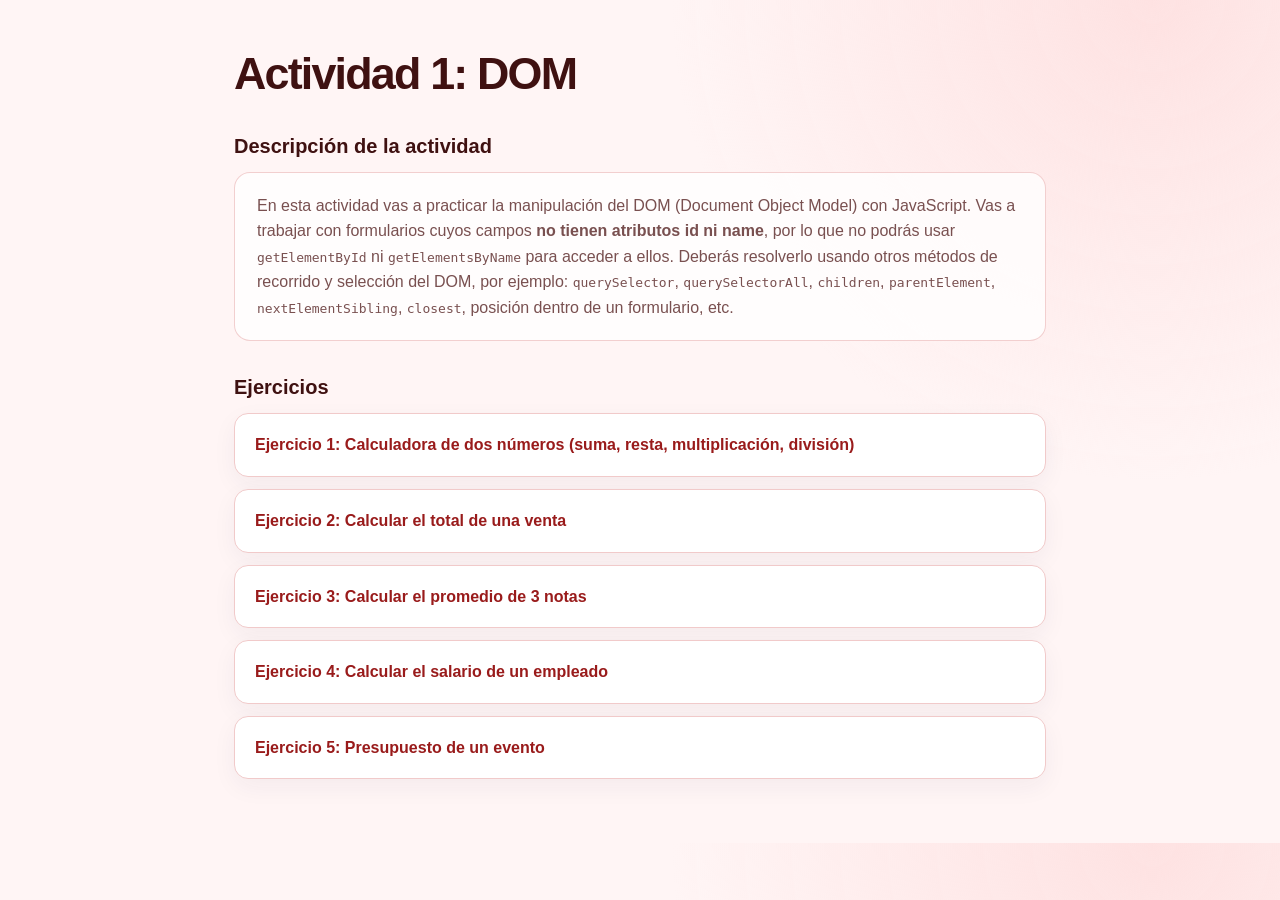
<file: index.html>
<!DOCTYPE html>
<html lang="es">
<head>
  <meta charset="UTF-8">
  <meta name="viewport" content="width=device-width, initial-scale=1.0">
  <meta http-equiv="refresh" content="0; url=./Taller_DOM_Basicos/index.html">
  <title>Actividad DOM</title>
</head>
<body>
  <p>Abriendo la actividad...</p>
  <p>
    Si no te redirige automáticamente,
    <a href="./Taller_DOM_Basicos/index.html">entra aquí al taller DOM</a>.
  </p>
  <script>
    window.location.replace("./Taller_DOM_Basicos/index.html");
  </script>
</body>
</html>
</file>
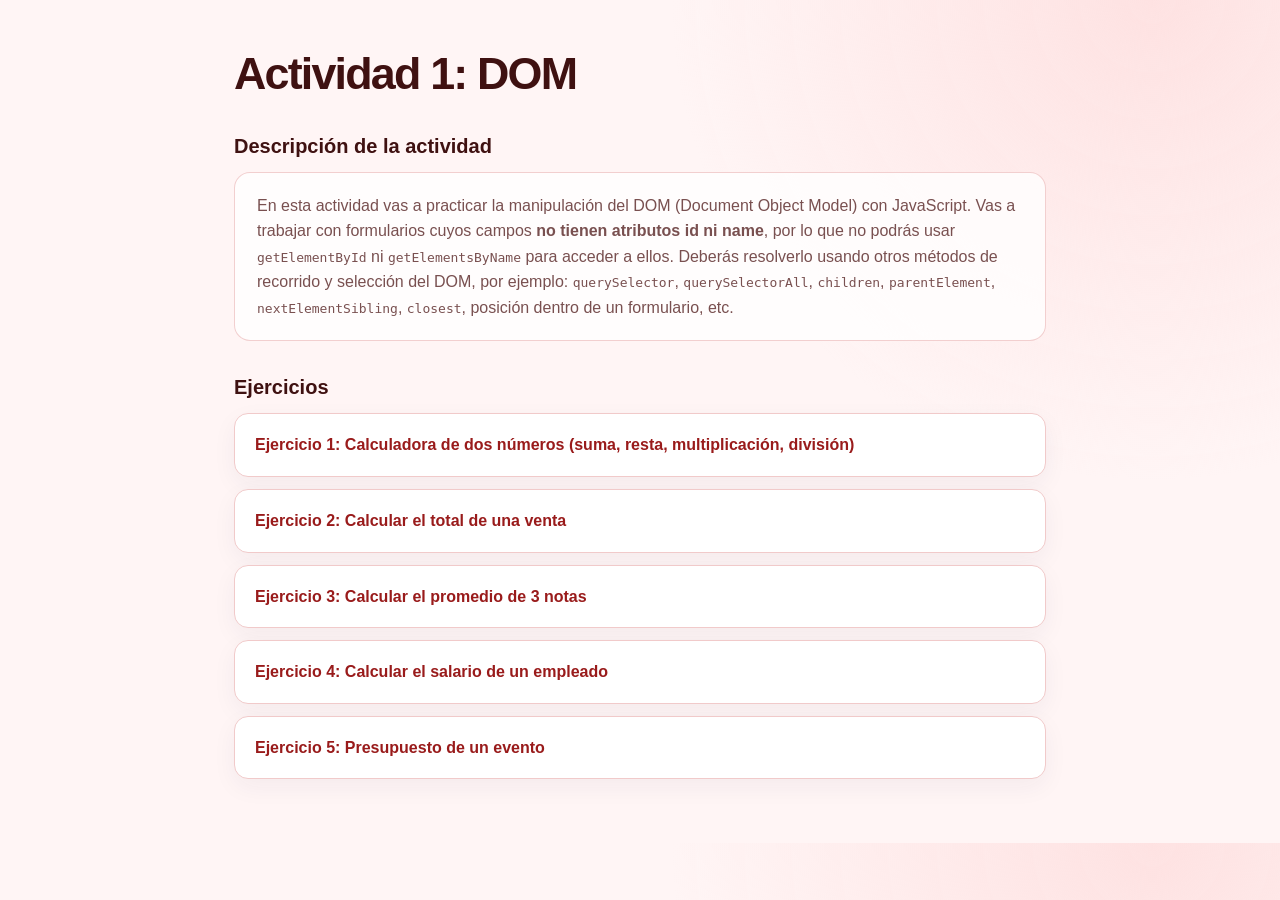
<file: Taller_DOM_Basicos/index.html>
<!DOCTYPE html>
<html lang="es">
<head>
  <meta charset="UTF-8">
  <meta name="viewport" content="width=device-width, initial-scale=1.0">
  <title>Actividad 1: DOM</title>
  <link rel="stylesheet" href="./css/style.css">
</head>
<body>

  <h1>Actividad 1: DOM</h1>

  <h2>Descripción de la actividad</h2>
  <p>
    En esta actividad vas a practicar la manipulación del DOM (Document Object Model)
    con JavaScript. Vas a trabajar con formularios cuyos campos <strong>no tienen
    atributos id ni name</strong>, por lo que no podrás usar
    <code>getElementById</code> ni <code>getElementsByName</code> para acceder a ellos.
    Deberás resolverlo usando otros métodos de recorrido y selección del DOM, por
    ejemplo: <code>querySelector</code>, <code>querySelectorAll</code>,
    <code>children</code>, <code>parentElement</code>, <code>nextElementSibling</code>,
    <code>closest</code>, posición dentro de un formulario, etc.
  </p>

  <!--
    Qué debes entregar en cada ejercicio:
    1. Crear tu propio archivo CSS y vincularlo en cada página HTML (puede
       ser el mismo archivo para todas, o uno por página).
    2. Crear tu propio archivo JavaScript y vincularlo al final del body de
       cada página.
    3. En el HTML de cada ejercicio, agregar el atributo onclick a cada
       botón, indicando la función de tu JS que debe ejecutar.
    4. En tu JS, usar el DOM (sin id ni name) para leer los valores de los
       inputs, calcular el resultado y mostrarlo en el input de resultado
       correspondiente.
    5. Revisar que los enlaces de este index.html funcionen correctamente
       hacia cada ejercicio.
  -->

  <h2>Ejercicios</h2>
  <ul>
    <li><a href="./calculadora.html">Ejercicio 1: Calculadora de dos números (suma, resta, multiplicación, división)</a></li>
    <li><a href="./venta.html">Ejercicio 2: Calcular el total de una venta</a></li>
    <li><a href="./promedio.html">Ejercicio 3: Calcular el promedio de 3 notas</a></li>
    <li><a href="./salario.html">Ejercicio 4: Calcular el salario de un empleado</a></li>
    <li><a href="./evento.html">Ejercicio 5: Presupuesto de un evento</a></li>
  </ul>

  <!--
    REQUISITO: debes crear tu propio archivo JS (por ejemplo "index.js")
    y vincularlo aquí si lo necesitas para esta página.
    Ejemplo: <script src="index.js"></script>
  -->
</body>
</html>
</file>
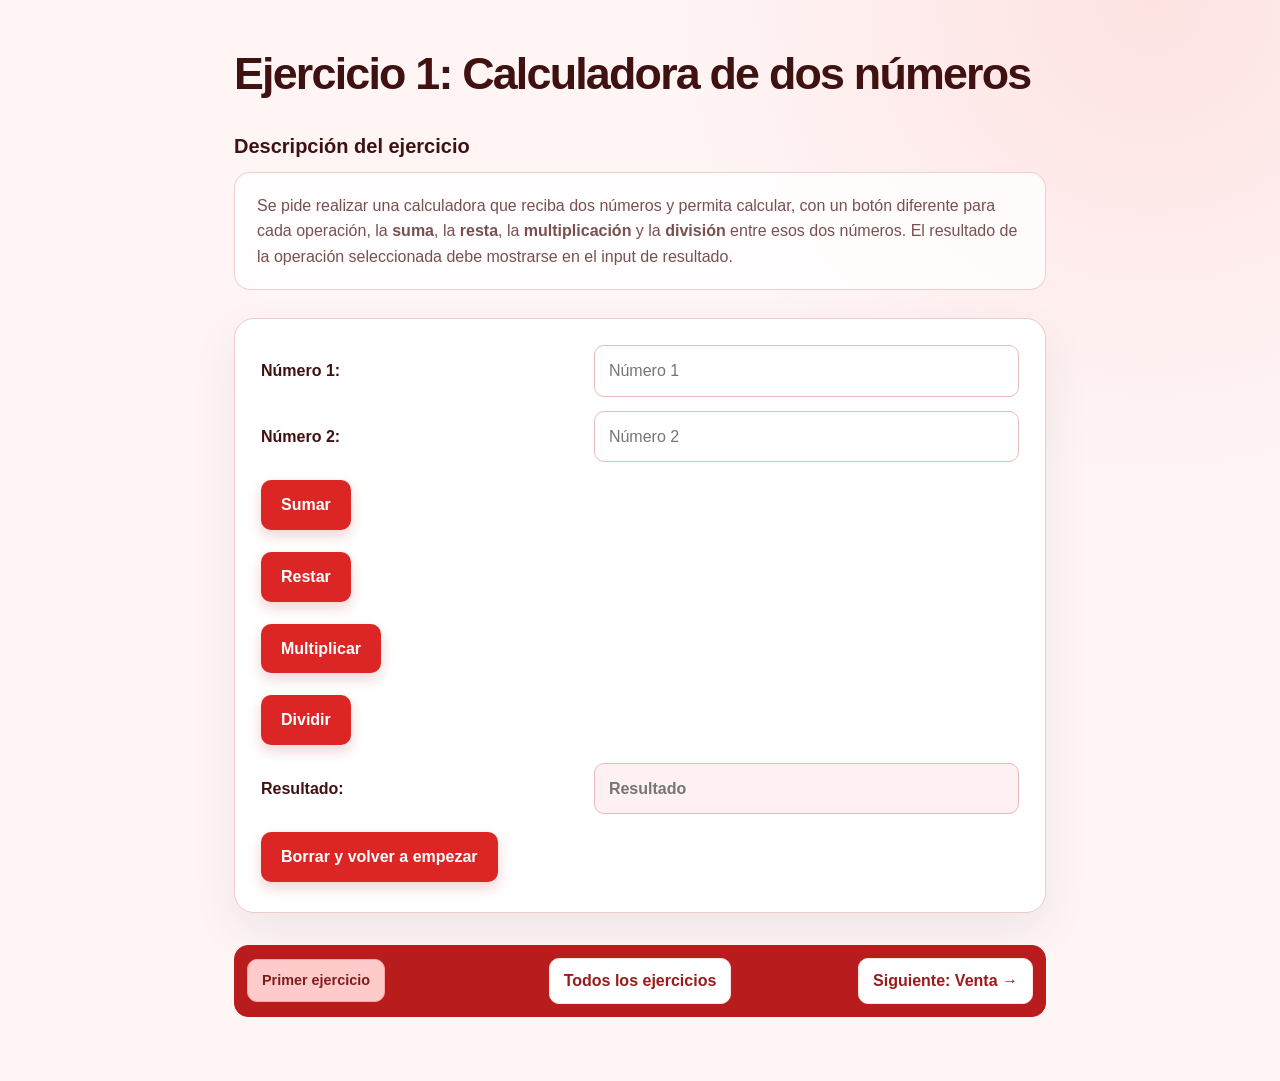
<file: Taller_DOM_Basicos/calculadora.html>
<!DOCTYPE html>
<html lang="es">
<head>
  <meta charset="UTF-8">
  <meta name="viewport" content="width=device-width, initial-scale=1.0">
  <title>Ejercicio 1: Calculadora</title>
  <link rel="stylesheet" href="./css/style.css">
</head>
<body>

  <h1>Ejercicio 1: Calculadora de dos números</h1>

  <h2>Descripción del ejercicio</h2>
  <p>
    Se pide realizar una calculadora que reciba dos números y permita calcular,
    con un botón diferente para cada operación, la <strong>suma</strong>, la
    <strong>resta</strong>, la <strong>multiplicación</strong> y la
    <strong>división</strong> entre esos dos números. El resultado de la
    operación seleccionada debe mostrarse en el input de resultado.
  </p>

  <!--
    Instrucciones:
    1. Los inputs de este formulario no tienen id ni name: debes acceder a ellos
       desde tu JS usando el DOM (por ejemplo querySelectorAll('input') y la
       posición de cada campo, o recorriendo el formulario).
    2. Agrega el atributo onclick a cada botón, apuntando a una función distinta
       de tu JS (sumar, restar, multiplicar, dividir).
    3. Valida en tu JS qué pasa si se intenta dividir por cero.
    4. Crea y vincula tu propio CSS y tu propio JS.
  -->

  <form>
    <label for="num1">Número 1:</label>
    <input type="number" id="num1" placeholder="Número 1">

    <label for="num2">Número 2:</label>
    <input type="number" id="num2" placeholder="Número 2">

    <button type="button" onclick="sumar()">Sumar</button>
    <button type="button" onclick="restar()">Restar</button>
    <button type="button" onclick="multi()">Multiplicar</button>
    <button type="button" onclick="divi()">Dividir</button>

    <label for="resultado1">Resultado:</label>
    <input type="text" id="resultado1" placeholder="Resultado" readonly>

    <button type="reset">Borrar y volver a empezar</button>
  </form>

  <nav class="exercise-nav" aria-label="Navegación entre ejercicios">
    <span class="exercise-nav__edge" aria-disabled="true">Primer ejercicio</span>
    <a class="exercise-nav__home" href="./index.html">Todos los ejercicios</a>
    <a class="exercise-nav__next" href="./venta.html">Siguiente: Venta &rarr;</a>
  </nav>

  <script src="./js/calculadora.js"></script>
</body>
</html>
</file>
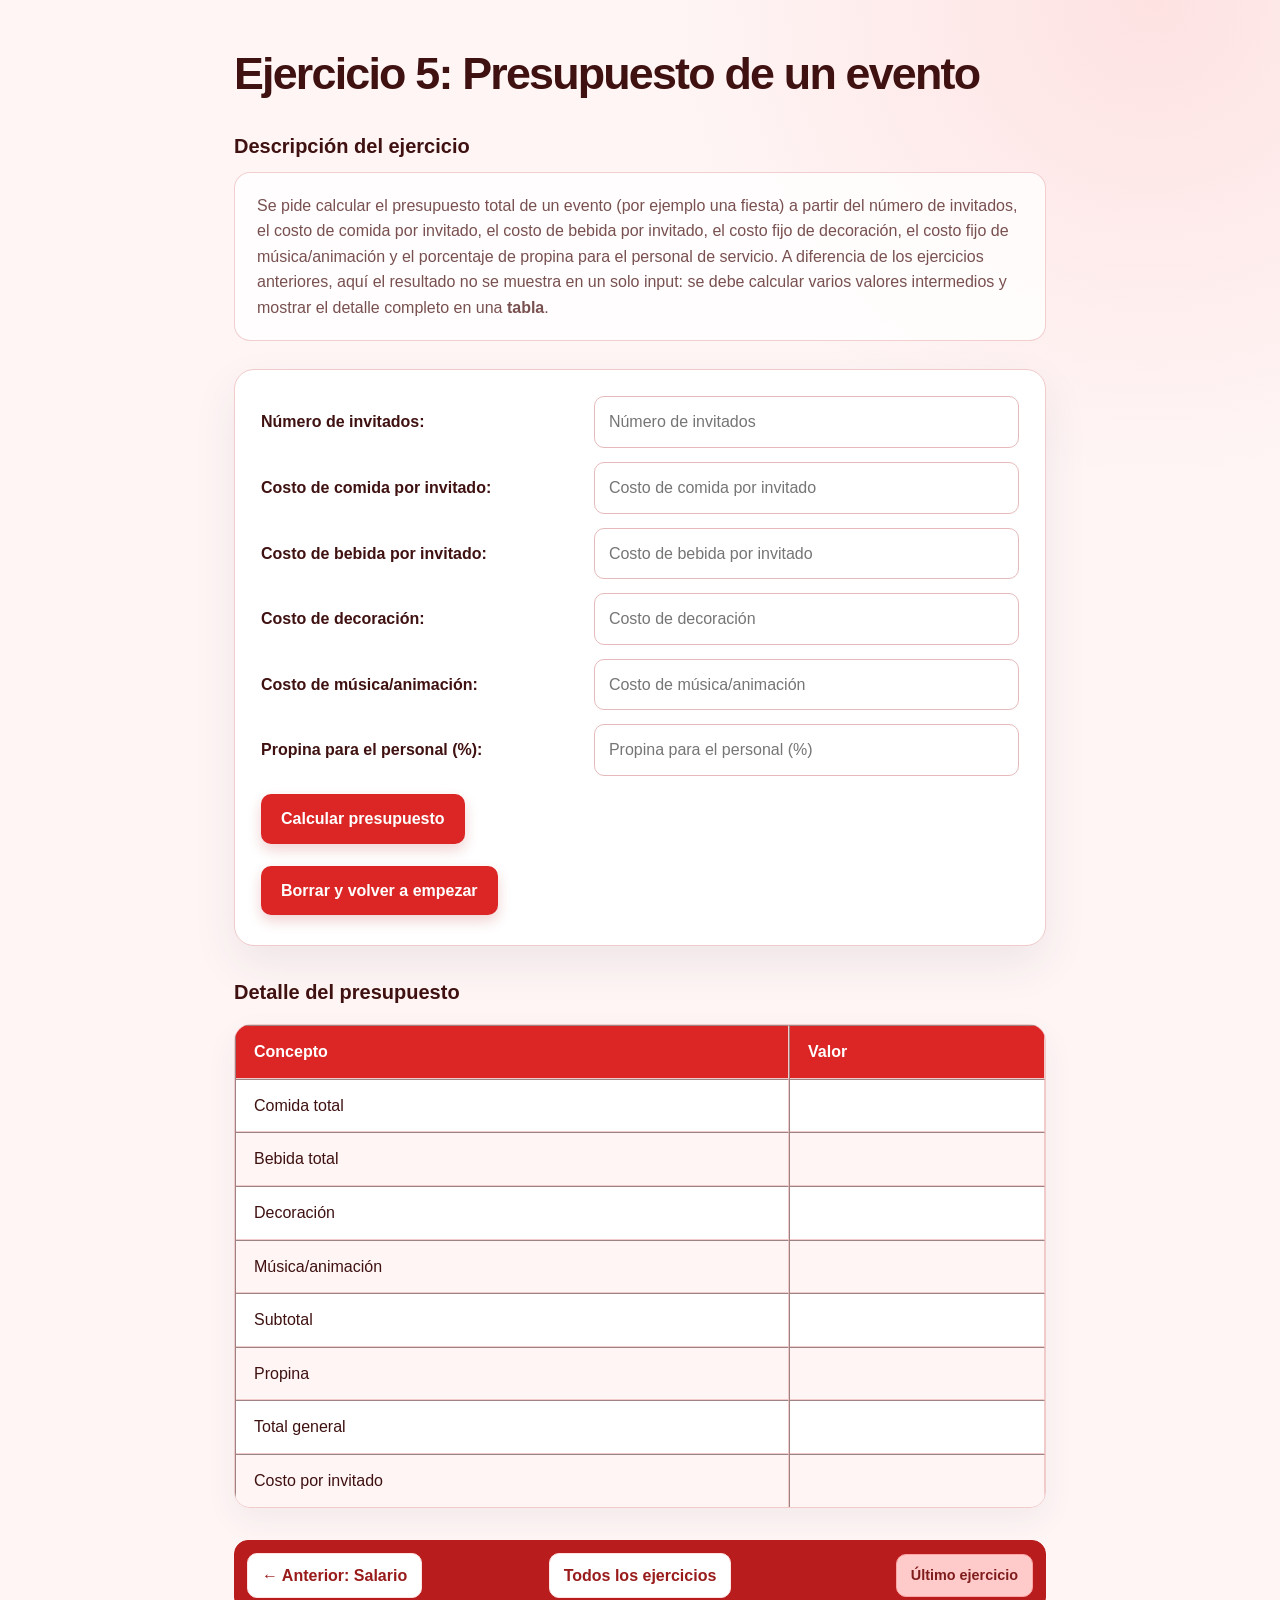
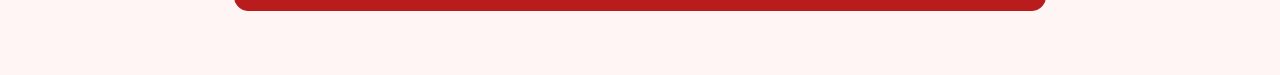
<file: Taller_DOM_Basicos/evento.html>
<!DOCTYPE html>
<html lang="es">
<head>
  <meta charset="UTF-8">
  <meta name="viewport" content="width=device-width, initial-scale=1.0">
  <title>Ejercicio 5: Presupuesto de un evento</title>
  <link rel="stylesheet" href="./css/style.css">
</head>
<body>

  <h1>Ejercicio 5: Presupuesto de un evento</h1>

  <h2>Descripción del ejercicio</h2>
  <p>
    Se pide calcular el presupuesto total de un evento (por ejemplo una
    fiesta) a partir del número de invitados, el costo de comida por
    invitado, el costo de bebida por invitado, el costo fijo de decoración,
    el costo fijo de música/animación y el porcentaje de propina para el
    personal de servicio. A diferencia de los ejercicios anteriores, aquí
    el resultado no se muestra en un solo input: se debe calcular varios
    valores intermedios y mostrar el detalle completo en una
    <strong>tabla</strong>.
  </p>

  <!--
    Instrucciones:
    1. Los inputs no tienen id ni name: accede a ellos desde tu JS
       recorriendo el DOM del formulario.
    2. Agrega el atributo onclick al botón "Calcular presupuesto",
       apuntando a una función de tu JS.
    3. En tu JS debes calcular, usando variables, al menos:
       - comida total = invitados * costo de comida por invitado
       - bebida total = invitados * costo de bebida por invitado
       - subtotal = comida total + bebida total + decoración + música
       - propina = subtotal * (porcentaje de propina / 100)
       - total general = subtotal + propina
       - costo por invitado = total general / invitados
    4. Las celdas de la columna "Valor" de la tabla tampoco tienen id ni
       name: accede a ellas recorriendo las filas de la tabla
       (querySelectorAll('tbody tr'), children, etc.) y escribe ahí cada
       resultado.
    5. Valida qué pasa si el número de invitados es 0 o está vacío.
    6. Todos los valores de la tabla son dinero: antes de escribirlos en la
       celda, fórmatealos con toLocaleString() (por ejemplo:
       totalGeneral.toLocaleString('es-CO')).
    7. Crea y vincula tu propio CSS y tu propio JS.
  -->

  <form>
    <label for="numero-inv">Número de invitados:</label>
    <input type="number" placeholder="Número de invitados" id="numero-inv">

    <label for="cost-comida">Costo de comida por invitado:</label>
    <input type="number" placeholder="Costo de comida por invitado" id="cost-comida">

    <label for="cost-bebida">Costo de bebida por invitado:</label>
    <input type="number" placeholder="Costo de bebida por invitado" id="cost-bebida">

    <label for="cost-decor">Costo de decoración:</label>
    <input type="number" placeholder="Costo de decoración" id="cost-decor">

    <label for="cost-musica">Costo de música/animación:</label>
    <input type="number" placeholder="Costo de música/animación" id="cost-musica">

    <label for="propina-porc">Propina para el personal (%):</label>
    <input type="number" placeholder="Propina para el personal (%)" id="propina-porc">

    <button type="button" onclick="calcularPresupuesto()">Calcular presupuesto</button>
    <button type="reset">Borrar y volver a empezar</button>
  </form>

  <h2>Detalle del presupuesto</h2>
  <table border="1">
    <thead>
      <tr>
        <th>Concepto</th>
        <th>Valor</th>
      </tr>
    </thead>
    <tbody>
      <tr>
        <td>Comida total</td>
        <td id="comida-total-s"></td>
      </tr>
      <tr>
        <td>Bebida total</td>
        <td id="bebida-total-s"></td>
      </tr>
      <tr>
        <td>Decoración</td>
        <td id="decoracion"></td>
      </tr>
      <tr>
        <td>Música/animación</td>
        <td id="musica"></td>
      </tr>
      <tr>
        <td>Subtotal</td>
        <td id="subtotal"></td>
      </tr>
      <tr>
        <td>Propina</td>
        <td id="propina"></td>
      </tr>
      <tr>
        <td>Total general</td>
        <td id="total-general"></td>
      </tr>
      <tr>
        <td>Costo por invitado</td>
        <td id="costo-inv"></td>
      </tr>
    </tbody>
  </table>

  <nav class="exercise-nav" aria-label="Navegación entre ejercicios">
    <a class="exercise-nav__previous" href="./salario.html">&larr; Anterior: Salario</a>
    <a class="exercise-nav__home" href="./index.html">Todos los ejercicios</a>
    <span class="exercise-nav__edge" aria-disabled="true">Último ejercicio</span>
  </nav>

  <script src="./js/otra.js"></script>
</body>
</html>
</file>
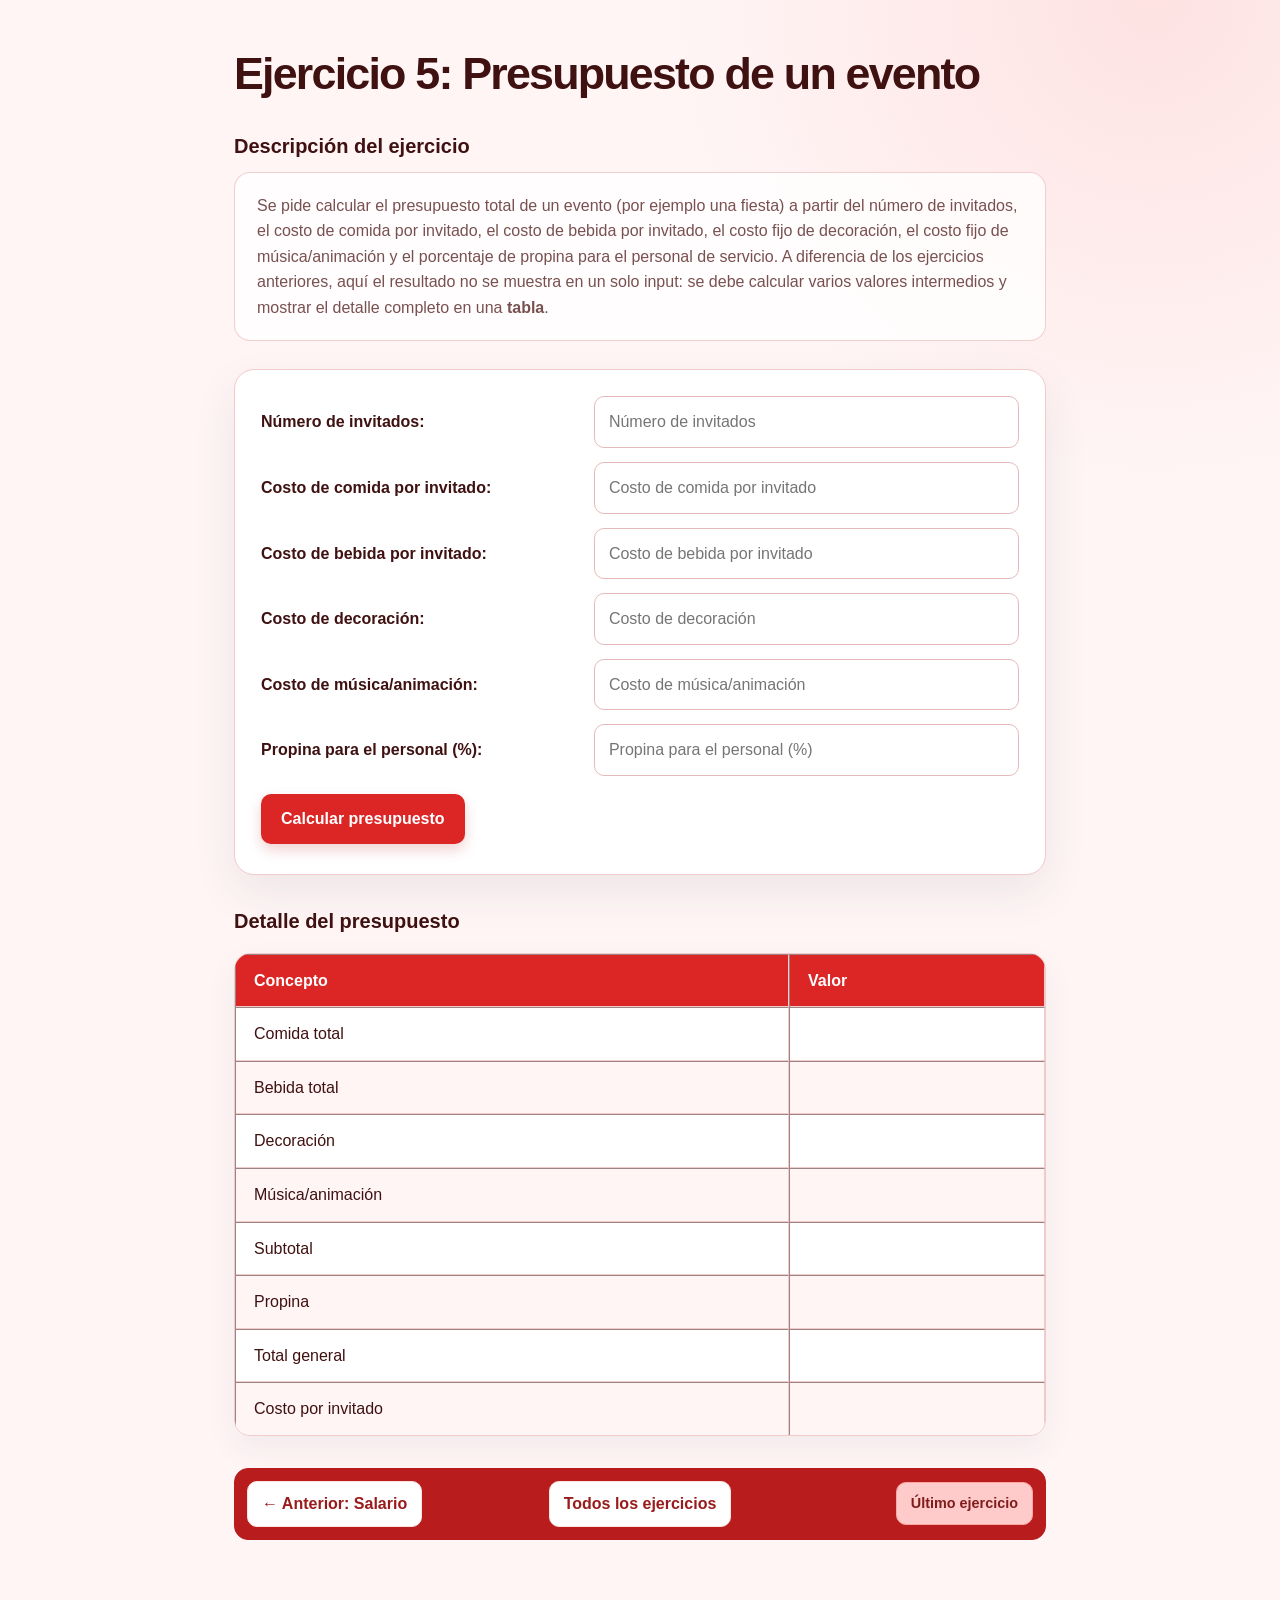
<file: Taller_DOM_Basicos/otra.html>
<!DOCTYPE html>
<html lang="es">
<head>
  <meta charset="UTF-8">
  <meta name="viewport" content="width=device-width, initial-scale=1.0">
  <title>Ejercicio 5: Presupuesto de un evento</title>
  <link rel="stylesheet" href="./css/style.css">
</head>
<body>

  <h1>Ejercicio 5: Presupuesto de un evento</h1>

  <h2>Descripción del ejercicio</h2>
  <p>
    Se pide calcular el presupuesto total de un evento (por ejemplo una
    fiesta) a partir del número de invitados, el costo de comida por
    invitado, el costo de bebida por invitado, el costo fijo de decoración,
    el costo fijo de música/animación y el porcentaje de propina para el
    personal de servicio. A diferencia de los ejercicios anteriores, aquí
    el resultado no se muestra en un solo input: se debe calcular varios
    valores intermedios y mostrar el detalle completo en una
    <strong>tabla</strong>.
  </p>

  <!--
    Instrucciones:
    1. Los inputs no tienen id ni name: accede a ellos desde tu JS
       recorriendo el DOM del formulario.
    2. Agrega el atributo onclick al botón "Calcular presupuesto",
       apuntando a una función de tu JS.
    3. En tu JS debes calcular, usando variables, al menos:
       - comida total = invitados * costo de comida por invitado
       - bebida total = invitados * costo de bebida por invitado
       - subtotal = comida total + bebida total + decoración + música
       - propina = subtotal * (porcentaje de propina / 100)
       - total general = subtotal + propina
       - costo por invitado = total general / invitados
    4. Las celdas de la columna "Valor" de la tabla tampoco tienen id ni
       name: accede a ellas recorriendo las filas de la tabla
       (querySelectorAll('tbody tr'), children, etc.) y escribe ahí cada
       resultado.
    5. Valida qué pasa si el número de invitados es 0 o está vacío.
    6. Todos los valores de la tabla son dinero: antes de escribirlos en la
       celda, fórmatealos con toLocaleString() (por ejemplo:
       totalGeneral.toLocaleString('es-CO')).
    7. Crea y vincula tu propio CSS y tu propio JS.
  -->

  <form>
    <label for="numero-inv">Número de invitados:</label>
    <input type="number" placeholder="Número de invitados" id="numero-inv">

    <label for="cost-comida">Costo de comida por invitado:</label>
    <input type="number" placeholder="Costo de comida por invitado" id="cost-comida">

    <label for="cost-bebida">Costo de bebida por invitado:</label>
    <input type="number" placeholder="Costo de bebida por invitado" id="cost-bebida">

    <label for="cost-decor">Costo de decoración:</label>
    <input type="number" placeholder="Costo de decoración" id="cost-decor">

    <label for="cost-musica">Costo de música/animación:</label>
    <input type="number" placeholder="Costo de música/animación" id="cost-musica">

    <label for="propina-porc">Propina para el personal (%):</label>
    <input type="number" placeholder="Propina para el personal (%)" id="propina-porc">

    <button type="button" onclick="calcularPresupuesto()">Calcular presupuesto</button>
  </form>

  <h2>Detalle del presupuesto</h2>
  <table border="1">
    <thead>
      <tr>
        <th>Concepto</th>
        <th>Valor</th>
      </tr>
    </thead>
    <tbody>
      <tr>
        <td>Comida total</td>
        <td id="comida-total-s"></td>
      </tr>
      <tr>
        <td>Bebida total</td>
        <td id="bebida-total-s"></td>
      </tr>
      <tr>
        <td>Decoración</td>
        <td id="decoracion"></td>
      </tr>
      <tr>
        <td>Música/animación</td>
        <td id="musica"></td>
      </tr>
      <tr>
        <td>Subtotal</td>
        <td id="subtotal"></td>
      </tr>
      <tr>
        <td>Propina</td>
        <td id="propina"></td>
      </tr>
      <tr>
        <td>Total general</td>
        <td id="total-general"></td>
      </tr>
      <tr>
        <td>Costo por invitado</td>
        <td id="costo-inv"></td>
      </tr>
    </tbody>
  </table>

  <nav class="exercise-nav" aria-label="Navegación entre ejercicios">
    <a class="exercise-nav__previous" href="./salario.html">&larr; Anterior: Salario</a>
    <a class="exercise-nav__home" href="./index.html">Todos los ejercicios</a>
    <span class="exercise-nav__edge" aria-disabled="true">Último ejercicio</span>
  </nav>

  <script src="./js/otra.js"></script>
</body>
</html>
</file>
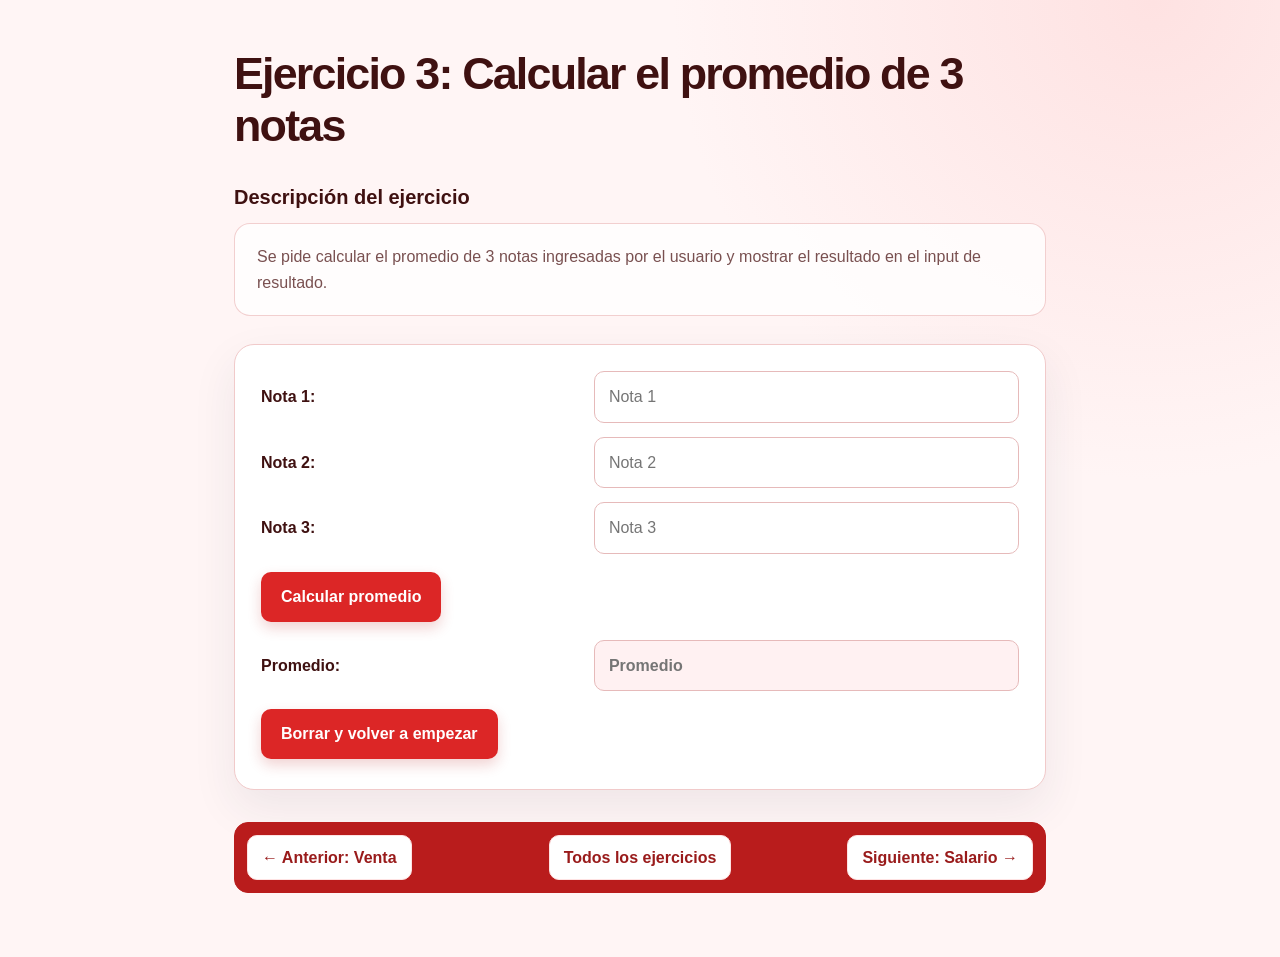
<file: Taller_DOM_Basicos/promedio.html>
<!DOCTYPE html>
<html lang="es">
<head>
  <meta charset="UTF-8">
  <meta name="viewport" content="width=device-width, initial-scale=1.0">
  <title>Ejercicio 3: Promedio de notas</title>
  <link rel="stylesheet" href="./css/style.css">
</head>
<body>

  <h1>Ejercicio 3: Calcular el promedio de 3 notas</h1>

  <h2>Descripción del ejercicio</h2>
  <p>
    Se pide calcular el promedio de 3 notas ingresadas por el usuario y
    mostrar el resultado en el input de resultado.
  </p>

  <!--
    Instrucciones:
    1. Los inputs no tienen id ni name: accede a ellos desde tu JS recorriendo
       el DOM del formulario.
    2. Agrega el atributo onclick al botón "Calcular promedio", apuntando a
       una función de tu JS.
    3. Opcional: valida que las notas estén en un rango válido (por ejemplo
       entre 0 y 5, o entre 0 y 10, según el sistema que uses).
    4. El promedio es un campo de promedio: antes de mostrarlo, fórmatealo
       con toFixed(2) para que quede con dos decimales.
    5. Crea y vincula tu propio CSS y tu propio JS.
  -->

  <form>
    <label for="nota1">Nota 1:</label>
    <input id="nota1" type="number" step="0.1" placeholder="Nota 1">

    <label for="nota2">Nota 2:</label>
    <input id="nota2" type="number" step="0.1" placeholder="Nota 2">

    <label for="nota3">Nota 3:</label>
    <input id="nota3" type="number" step="0.1" placeholder="Nota 3">

    <button onclick="calcular()" type="button">Calcular promedio</button>

    <label for="promedio">Promedio:</label>
    <input id="promedio" type="text" placeholder="Promedio" readonly>

    <button type="reset">Borrar y volver a empezar</button>
  </form>

  <nav class="exercise-nav" aria-label="Navegación entre ejercicios">
    <a class="exercise-nav__previous" href="./venta.html">&larr; Anterior: Venta</a>
    <a class="exercise-nav__home" href="./index.html">Todos los ejercicios</a>
    <a class="exercise-nav__next" href="./salario.html">Siguiente: Salario &rarr;</a>
  </nav>

  <script src="./js/promedio.js"></script>
</body>
</html>
</file>
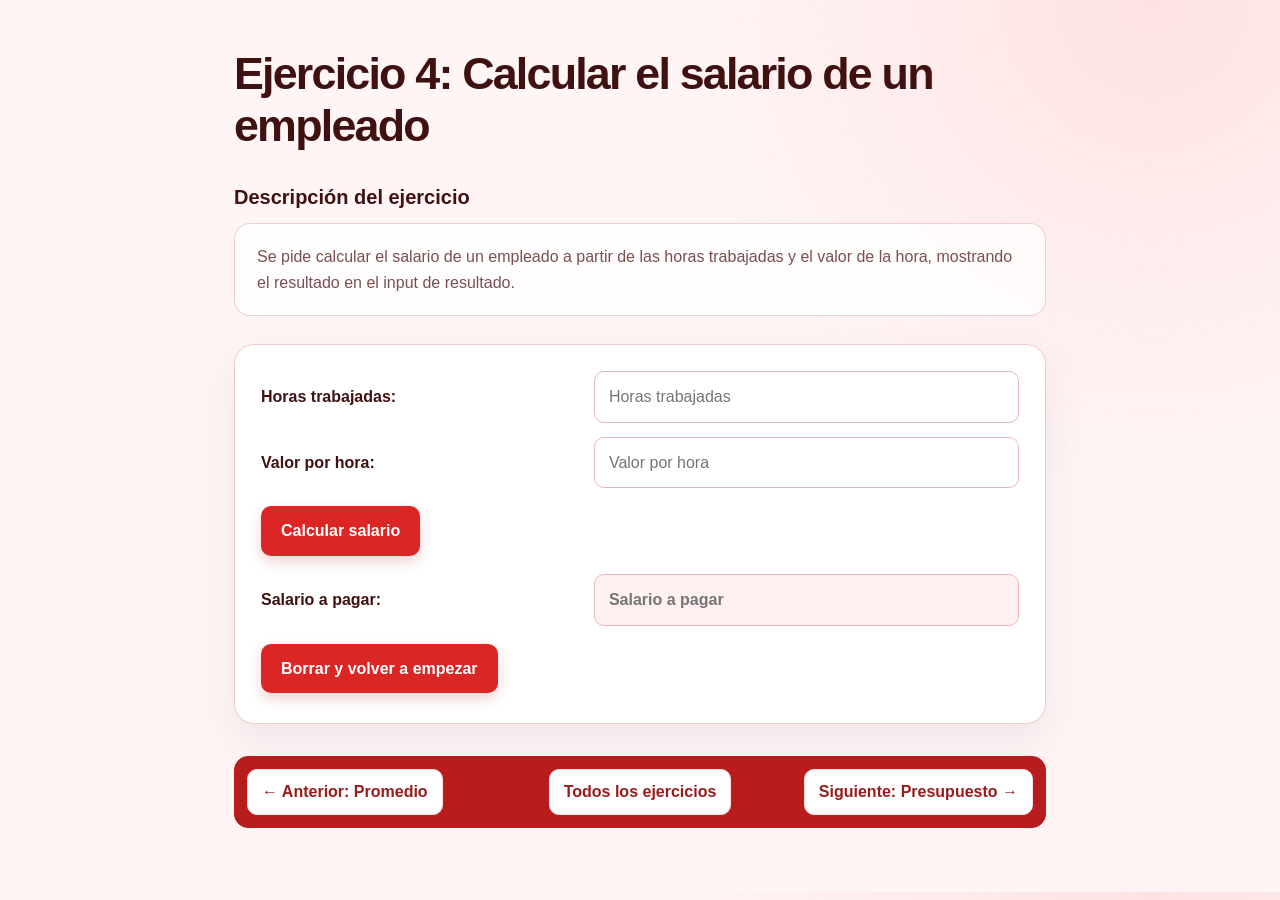
<file: Taller_DOM_Basicos/salario.html>
<!DOCTYPE html>
<html lang="es">
<head>
  <meta charset="UTF-8">
  <meta name="viewport" content="width=device-width, initial-scale=1.0">
  <title>Ejercicio 4: Salario de empleado</title>
  <link rel="stylesheet" href="./css/style.css">
</head>
<body>

  <h1>Ejercicio 4: Calcular el salario de un empleado</h1>

  <h2>Descripción del ejercicio</h2>
  <p>
    Se pide calcular el salario de un empleado a partir de las horas
    trabajadas y el valor de la hora, mostrando el resultado en el input
    de resultado.
  </p>

  <!--
    Instrucciones:
    1. Los inputs no tienen id ni name: accede a ellos desde tu JS recorriendo
       el DOM del formulario.
    2. Agrega el atributo onclick al botón "Calcular salario", apuntando a
       una función de tu JS.
    3. Opcional: agrega una regla propia, por ejemplo recargo por horas extra
       si se trabajan más de 8 horas al día.
    4. El salario a pagar es un valor en dinero: antes de mostrarlo,
       fórmatealo con toLocaleString() (por ejemplo:
       salario.toLocaleString('es-CO')).
    5. Crea y vincula tu propio CSS y tu propio JS.
  -->

  <form>
    <label for="horas">Horas trabajadas:</label>
    <input type="number" placeholder="Horas trabajadas" id="horas">

    <label for="valor">Valor por hora:</label>
    <input type="number" placeholder="Valor por hora" id="valor">

    <button type="button" onclick="calcular()">Calcular salario</button>

    <label for="resultado">Salario a pagar:</label>
    <input type="text" placeholder="Salario a pagar" readonly id="resultado">

    <button type="reset">Borrar y volver a empezar</button>
  </form>

  <nav class="exercise-nav" aria-label="Navegación entre ejercicios">
    <a class="exercise-nav__previous" href="./promedio.html">&larr; Anterior: Promedio</a>
    <a class="exercise-nav__home" href="./index.html">Todos los ejercicios</a>
    <a class="exercise-nav__next" href="./evento.html">Siguiente: Presupuesto &rarr;</a>
  </nav>

  <script src="./js/salario.js"></script>
</body>
</html>
</file>
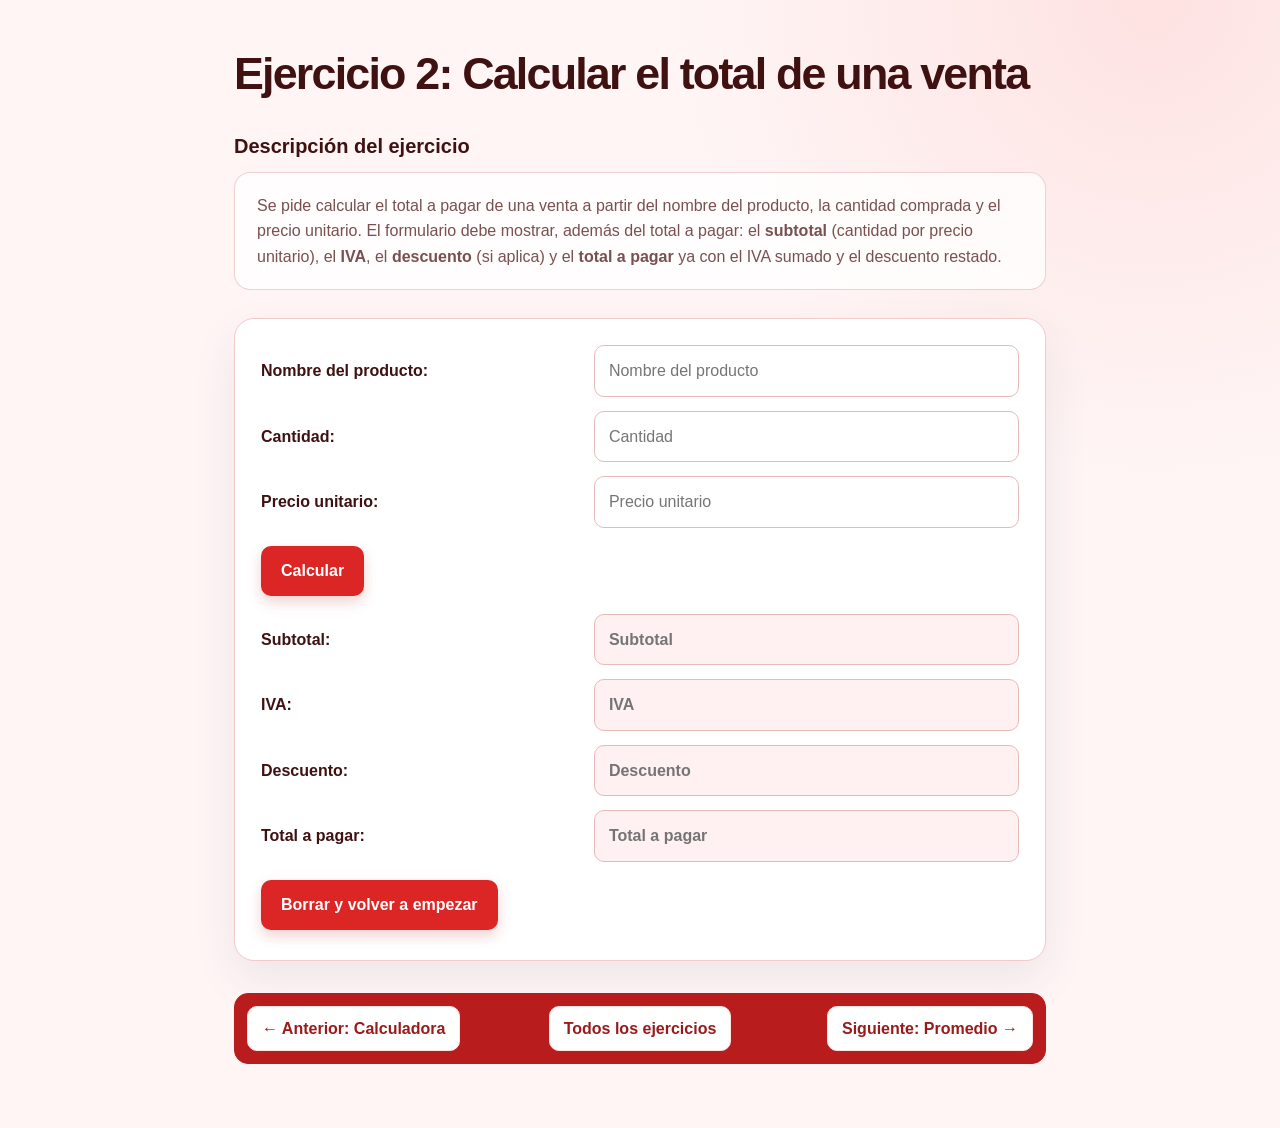
<file: Taller_DOM_Basicos/venta.html>
<!DOCTYPE html>
<html lang="es">
<head>
  <meta charset="UTF-8">
  <meta name="viewport" content="width=device-width, initial-scale=1.0">
  <title>Ejercicio 2: Total de venta</title>
  <link rel="stylesheet" href="./css/style.css">
</head>
<body>

  <h1>Ejercicio 2: Calcular el total de una venta</h1>

  <h2>Descripción del ejercicio</h2>
  <p>
    Se pide calcular el total a pagar de una venta a partir del nombre del
    producto, la cantidad comprada y el precio unitario. El formulario debe
    mostrar, además del total a pagar: el <strong>subtotal</strong> (cantidad
    por precio unitario), el <strong>IVA</strong>, el <strong>descuento</strong>
    (si aplica) y el <strong>total a pagar</strong> ya con el IVA sumado y el
    descuento restado.
  </p>

  <!--
    Instrucciones:
    1. Define tú mismo el porcentaje de IVA a aplicar (por ejemplo 19%).
    2. Define tú mismo una regla de descuento (por ejemplo: si la cantidad es
       mayor a 10 unidades, aplica un 5% de descuento sobre el subtotal).
    3. Los inputs no tienen id ni name: accede a ellos desde tu JS recorriendo
       el DOM del formulario.
    4. Agrega el atributo onclick al botón "Calcular", apuntando a una función
       de tu JS.
    5. El Subtotal, el IVA, el Descuento y el Total a pagar son valores en
       dinero: antes de mostrarlos, fórmatealos con toLocaleString() (por
       ejemplo: subtotal.toLocaleString('es-CO')).
    6. Crea y vincula tu propio CSS y tu propio JS.
  -->

  <form>
    <label for="producto">Nombre del producto:</label>
    <input type="text" id="producto" placeholder="Nombre del producto">

    <label for="cantidad">Cantidad:</label>
    <input type="number" id="cantidad" placeholder="Cantidad">

    <label for="precio">Precio unitario:</label>
    <input type="number" id="precio" placeholder="Precio unitario">

    <button type="button" onclick="calcular()">Calcular</button>

    <label for="subtotal">Subtotal:</label>
    <input type="text" id="subtotal" placeholder="Subtotal" readonly>

    <label for="iva">IVA:</label>
    <input type="text" id="iva" placeholder="IVA" readonly>

    <label for="descuento">Descuento:</label>
    <input type="text" id="descuento" placeholder="Descuento" readonly>

    <label for="total">Total a pagar:</label>
    <input type="text" id="total" placeholder="Total a pagar" readonly>

    <button type="reset">Borrar y volver a empezar</button>
  </form>

  <nav class="exercise-nav" aria-label="Navegación entre ejercicios">
    <a class="exercise-nav__previous" href="./calculadora.html">&larr; Anterior: Calculadora</a>
    <a class="exercise-nav__home" href="./index.html">Todos los ejercicios</a>
    <a class="exercise-nav__next" href="./promedio.html">Siguiente: Promedio &rarr;</a>
  </nav>

  <script src="./js/venta.js"></script>
</body>
</html>
</file>
<file: Taller_DOM_Basicos/css/style.css>
:root {
  color-scheme: light;
  --ink: #3f1111;
  --muted: #795050;
  --brand: #dc2626;
  --brand-dark: #991b1b;
  --surface: #ffffff;
  --line: #f1caca;
  --background: #fff5f5;
}

* {
  box-sizing: border-box;
}

body {
  max-width: 860px;
  margin: 0 auto;
  padding: 48px 24px 64px;
  color: var(--ink);
  background:
    radial-gradient(circle at 90% 0%, #fee2e2 0, transparent 30rem),
    var(--background);
  font-family: Inter, "Segoe UI", Arial, sans-serif;
  line-height: 1.6;
}

a {
  color: var(--brand-dark);
  font-weight: 650;
  text-decoration: none;
}

a:hover {
  text-decoration: underline;
}

body > a:first-child {
  display: inline-flex;
  margin-bottom: 18px;
  align-items: center;
  gap: 8px;
}

.exercise-nav {
  display: grid;
  grid-template-columns: 1fr auto 1fr;
  align-items: center;
  gap: 12px;
  margin-top: 32px;
  padding: 12px;
  border: 1px solid #b91c1c;
  border-radius: 14px;
  background: #b91c1c;
}

.exercise-nav a,
.exercise-nav__edge {
  display: inline-flex;
  min-height: 42px;
  align-items: center;
  justify-content: center;
  padding: 9px 14px;
  border: 1px solid #fee2e2;
  border-radius: 10px;
  color: #991b1b;
  background: #fff;
  font-weight: 700;
  text-align: center;
  transition: color 150ms ease, background 150ms ease, transform 150ms ease;
}

.exercise-nav a:hover {
  color: #991b1b;
  background: #fee2e2;
  text-decoration: none;
  transform: translateY(-1px);
}

.exercise-nav__previous,
.exercise-nav__edge:first-child {
  justify-self: start;
}

.exercise-nav__home {
  justify-self: center;
}

.exercise-nav__next,
.exercise-nav__edge:last-child {
  justify-self: end;
}

.exercise-nav__edge {
  border-color: #fca5a5;
  color: #7f1d1d;
  background: #fecaca;
  font-size: 0.9rem;
}

h1 {
  margin: 0 0 24px;
  font-size: clamp(2rem, 5vw, 2.8rem);
  line-height: 1.15;
  letter-spacing: -0.04em;
}

h2 {
  margin: 30px 0 10px;
  font-size: 1.25rem;
}

p {
  color: var(--muted);
}

body > p {
  margin: 0 0 28px;
  padding: 20px 22px;
  border: 1px solid rgba(241, 202, 202, 0.9);
  border-radius: 16px;
  background: rgba(255, 255, 255, 0.78);
}

form {
  display: grid;
  grid-template-columns: minmax(0, 1fr) minmax(0, 1.35fr);
  align-items: center;
  gap: 14px 18px;
  padding: 26px;
  border: 1px solid var(--line);
  border-radius: 20px;
  background: var(--surface);
  box-shadow: 0 18px 45px rgba(37, 45, 80, 0.08);
}

label {
  font-weight: 650;
}

input {
  width: 100%;
  min-width: 0;
  padding: 12px 14px;
  border: 1px solid #e6baba;
  border-radius: 10px;
  color: var(--ink);
  background: #fff;
  font: inherit;
  transition: border-color 150ms ease, box-shadow 150ms ease;
}

input:focus {
  outline: none;
  border-color: var(--brand);
  box-shadow: 0 0 0 3px rgba(220, 38, 38, 0.15);
}

input[readonly] {
  color: var(--brand-dark);
  background: #fff1f2;
  font-weight: 700;
}

button {
  grid-column: 1 / -1;
  justify-self: start;
  margin: 4px 0;
  padding: 12px 20px;
  border: 0;
  border-radius: 10px;
  color: #fff;
  background: var(--brand);
  box-shadow: 0 6px 14px rgba(185, 28, 28, 0.2);
  cursor: pointer;
  font: inherit;
  font-weight: 700;
  transition: background 150ms ease, transform 150ms ease;
}

button:hover {
  background: var(--brand-dark);
  transform: translateY(-1px);
}

button:focus-visible,
a:focus-visible {
  outline: 3px solid #fca5a5;
  outline-offset: 3px;
}

ul {
  display: grid;
  gap: 12px;
  margin: 0;
  padding: 0;
  list-style: none;
}

li a {
  display: block;
  padding: 18px 20px;
  border: 1px solid var(--line);
  border-radius: 14px;
  background: var(--surface);
  box-shadow: 0 8px 24px rgba(37, 45, 80, 0.05);
  transition: border-color 150ms ease, transform 150ms ease;
}

li a:hover {
  border-color: #ef4444;
  text-decoration: none;
  transform: translateY(-2px);
}

table {
  width: 100%;
  margin-top: 16px;
  overflow: hidden;
  border: 1px solid var(--line);
  border-collapse: separate;
  border-spacing: 0;
  border-radius: 16px;
  background: var(--surface);
  box-shadow: 0 12px 32px rgba(37, 45, 80, 0.06);
}

th,
td {
  padding: 13px 18px;
  border-bottom: 1px solid var(--line);
  text-align: left;
}

th {
  color: #fff;
  background: var(--brand);
}

tbody tr:last-child td {
  border-bottom: 0;
}

tbody tr:nth-child(even) {
  background: #fff5f5;
}

td:last-child {
  color: var(--brand-dark);
  font-weight: 650;
}

@media (max-width: 600px) {
  body {
    padding: 30px 16px 44px;
  }

  form {
    grid-template-columns: 1fr;
    gap: 8px;
    padding: 20px;
  }

  .exercise-nav {
    grid-template-columns: 1fr 1fr;
  }

  .exercise-nav__home {
    grid-column: 1 / -1;
    grid-row: 1;
  }

  .exercise-nav__previous,
  .exercise-nav__edge:first-child {
    grid-column: 1;
    grid-row: 2;
  }

  .exercise-nav__next,
  .exercise-nav__edge:last-child {
    grid-column: 2;
    grid-row: 2;
  }

  .exercise-nav a,
  .exercise-nav__edge {
    width: 100%;
    padding: 8px;
    font-size: 0.85rem;
  }

  label:not(:first-child) {
    margin-top: 8px;
  }

  button {
    justify-self: stretch;
  }

  th,
  td {
    padding: 11px 12px;
  }
}
</file>
